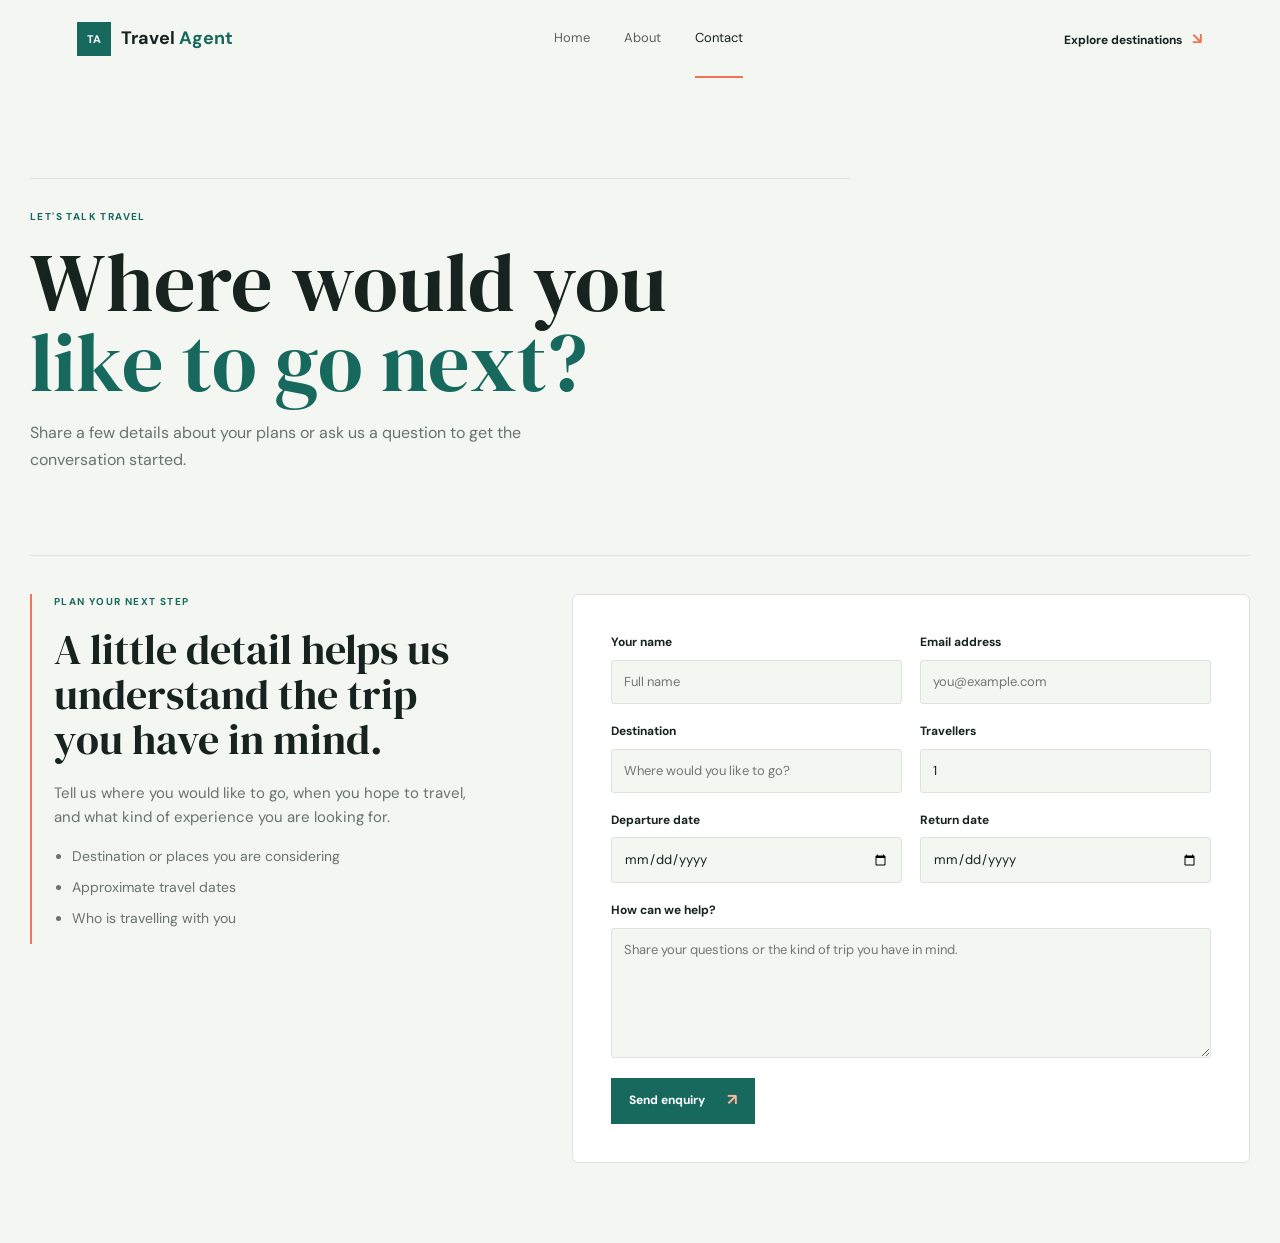
<file: uts1/contact.html>
<!DOCTYPE html>
<html lang="en">
<head>
	<meta charset="UTF-8">
	<meta name="viewport" content="width=device-width, initial-scale=1.0">
	<link rel="preconnect" href="https://fonts.googleapis.com">
	<link rel="preconnect" href="https://fonts.gstatic.com" crossorigin>
	<link href="https://fonts.googleapis.com/css2?family=DM+Sans:wght@400;500;600;700&family=DM+Serif+Display&display=swap" rel="stylesheet">
	<link rel="stylesheet" href="style.css">
	<script src="script.js" defer></script>
	<title>Contact | Travel Agent</title>
</head>
<body>
	<header class="site-header">
		<a class="brand" href="../index.html" aria-label="Travel Agent, home">
			<span class="brand-mark" aria-hidden="true">TA</span>
			<span>Travel <span class="brand-accent">Agent</span></span>
		</a>
		<nav class="main-nav" aria-label="Main navigation">
			<a href="../index.html">Home</a>
			<a href="about.html">About</a>
			<a class="active" href="contact.html" aria-current="page">Contact</a>
		</nav>
		<a class="header-link" href="../index.html#destinations">Explore destinations <span aria-hidden="true">↘</span></a>
	</header>
	<main>
		<section class="contact-intro">
			<p class="eyebrow">LET'S TALK TRAVEL</p>
			<h1>Where would you<br><em>like to go next?</em></h1>
			<p>Share a few details about your plans or ask us a question to get the conversation started.</p>
		</section>
		<section class="contact-layout">
			<aside class="contact-aside">
				<p class="eyebrow">PLAN YOUR NEXT STEP</p>
				<h2>A little detail helps us understand the trip you have in mind.</h2>
				<p>Tell us where you would like to go, when you hope to travel, and what kind of experience you are looking for.</p>
				<ul>
					<li>Destination or places you are considering</li>
					<li>Approximate travel dates</li>
					<li>Who is travelling with you</li>
				</ul>
			</aside>
			<form class="contact-form" id="contact-form">
				<div class="form-grid">
					<div class="form-row">
						<label for="name">Your name</label>
						<input id="name" name="name" type="text" autocomplete="name" placeholder="Full name" required minlength="2">
					</div>
					<div class="form-row">
						<label for="email">Email address</label>
						<input id="email" name="email" type="email" autocomplete="email" placeholder="you@example.com" required>
					</div>
					<div class="form-row">
						<label for="destination">Destination</label>
						<input id="destination" name="destination" type="text" placeholder="Where would you like to go?">
					</div>
					<div class="form-row">
						<label for="travelers">Travellers</label>
						<input id="travelers" name="travelers" type="number" min="1" value="1" inputmode="numeric">
					</div>
					<div class="form-row">
						<label for="departure">Departure date</label>
						<input id="departure" name="departure" type="date">
					</div>
					<div class="form-row">
						<label for="return">Return date</label>
						<input id="return" name="return" type="date">
					</div>
					<div class="form-row form-row-wide">
						<label for="message">How can we help?</label>
						<textarea id="message" name="message" rows="5" placeholder="Share your questions or the kind of trip you have in mind." required minlength="10"></textarea>
					</div>
				</div>
				<button class="button button-dark" type="submit">Send enquiry <span aria-hidden="true">↗</span></button>
				<p class="form-feedback" id="form-feedback" role="status" aria-live="polite"></p>
			</form>
		</section>
	</main>
</body>
</html>
</file>
<file: uts1/style.css>
:root {
    --ink: #17231f;
    --muted: #69736e;
    --paper: #f4f6f2;
    --white: #fff;
    --line: #dce2dc;
    --green: #17695e;
    --coral: #ef765b;
    --serif: "DM Serif Display", Georgia, serif;
    --sans: "DM Sans", "Segoe UI", sans-serif;
}

* {
    box-sizing: border-box;
}

html {
    scroll-behavior: smooth;
}

body {
    margin: 0;
    background: var(--paper);
    color: var(--ink);
    font-family: var(--sans);
    font-size: 15px;
    line-height: 1.65;
}

.site-header {
    min-height: 78px;
    padding: 0 clamp(22px, 6vw, 88px);
    display: flex;
    align-items: center;
    justify-content: space-between;
    gap: 30px;
    background: var(--paper);
    position: sticky;
    top: 0;
    z-index: 10;
}

.brand {
    display: inline-flex;
    align-items: center;
    gap: 10px;
    font-size: 18px;
    font-weight: 700;
}

.brand-mark {
    width: 34px;
    height: 34px;
    display: grid;
    place-items: center;
    background: var(--green);
    color: var(--white);
    font-size: 11px;
}

.brand-accent {
    color: var(--green);
}

.main-nav {
    height: 78px;
    display: flex;
    align-items: center;
    gap: 34px;
}

.main-nav a {
    height: 100%;
    display: inline-flex;
    align-items: center;
    border-bottom: 2px solid transparent;
    color: #59635e;
    font-size: 13px;
}

.main-nav a:hover,
.main-nav a.active {
    border-color: var(--coral);
    color: var(--ink);
}

.header-link {
    font-size: 12px;
    font-weight: 700;
}

.header-link span {
    margin-left: 7px;
    color: var(--coral);
    font-size: 16px;
}

a {
    color: inherit;
    text-decoration: none;
}

main {
    width: min(1220px, calc(100% - 48px));
    margin-inline: auto;
    padding: 52px 0 80px;
}

main > h1 {
    margin: 0 0 16px;
    font-family: var(--serif);
    font-size: clamp(42px, 6vw, 68px);
    font-weight: 400;
    line-height: 1.05;
}

main > p {
    max-width: 660px;
    color: var(--muted);
}

main > section {
    margin-top: 48px;
    padding-top: 28px;
    border-top: 1px solid var(--line);
}

main section h2 {
    margin-bottom: 10px;
    font-family: var(--serif);
    font-size: 32px;
    font-weight: 400;
    line-height: 1.15;
}

.destinations h2 {
    font-size: 24px;
}

.destinations ul {
    padding: 0;
    display: grid;
    grid-template-columns: repeat(auto-fit, minmax(150px, 1fr));
    gap: 12px;
    list-style: none;
}

.destinations li {
    padding: 12px 14px;
    border-left: 2px solid var(--coral);
    background: var(--white);
}

img {
    display: block;
    max-width: 100%;
    border-radius: 15px;
}

.image-destinations {
    display: grid;
    grid-template-columns: repeat(auto-fit, minmax(250px, 1fr));
    gap: 20px;
    margin-bottom: 30px;
}

.image-destinations figure {
    margin: 0;
    overflow: hidden;
    border: 1px solid var(--line);
    border-radius: 8px;
    background: var(--white);
}

.image-destinations img {
    width: 100%;
    aspect-ratio: 4 / 3;
    object-fit: cover;
}

.image-destinations figcaption {
    padding-top: 10px;
}

.image-destinations h3 {
    margin-bottom: 4px;
    font-size: 1.05rem;
    line-height: 1.35;
}

.image-destinations figcaption p {
    margin-bottom: 0;
    color: var(--muted);
}

.image-destinations figcaption {
    padding: 14px 16px 18px;
}

.page-intro {
    min-height: calc(100vh - 78px);
    display: flex;
    align-items: flex-start;
}

.page-intro h1 {
    margin: 35px 0 0;
    font-family: var(--serif);
    font-size: clamp(42px, 6vw, 68px);
    font-weight: 400;
    line-height: 1.05;
}

.about-intro,
.contact-intro {
    max-width: 820px;
    padding: 30px 0 54px;
}

.eyebrow {
    margin: 0 0 16px;
    color: var(--green);
    font-size: 10px;
    font-weight: 700;
    letter-spacing: 1.4px;
}

.about-intro h1,
.contact-intro h1 {
    margin: 0 0 18px;
    font-family: var(--serif);
    font-size: clamp(48px, 7vw, 82px);
    font-weight: 400;
    line-height: 0.98;
}

.about-intro h1 em,
.contact-intro h1 em {
    color: var(--green);
    font-style: normal;
}

.about-intro > p:last-child,
.contact-intro > p:last-child {
    max-width: 560px;
    margin-bottom: 0;
    color: var(--muted);
    font-size: 16px;
}

.about-story {
    display: grid;
    grid-template-columns: minmax(0, 0.95fr) minmax(0, 1fr);
    align-items: center;
    gap: clamp(36px, 7vw, 96px);
    padding: 55px 0 70px;
    border-block: 1px solid var(--line);
}

.story-image {
    min-height: 420px;
    overflow: hidden;
}

.story-image img {
    width: 100%;
    height: 100%;
    min-height: 420px;
    object-fit: cover;
    border-radius: 0;
}

.story-copy h2,
.contact-aside h2,
.values-section > h2 {
    margin: 0 0 18px;
    font-family: var(--serif);
    font-size: clamp(32px, 4vw, 48px);
    font-weight: 400;
    line-height: 1.08;
}

.story-copy > p:not(.eyebrow),
.contact-aside > p:not(.eyebrow) {
    color: var(--muted);
}

.text-link {
    display: inline-flex;
    align-items: center;
    gap: 10px;
    margin-top: 8px;
    font-size: 13px;
    font-weight: 700;
}

.text-link span {
    color: var(--coral);
}

.values-section {
    padding-top: 64px;
}

.values-section > h2 {
    max-width: 520px;
    margin-bottom: 35px;
}

.values-grid {
    display: grid;
    grid-template-columns: repeat(3, minmax(0, 1fr));
    gap: 30px;
}

.values-grid article {
    padding-top: 18px;
    border-top: 2px solid var(--coral);
}

.value-index {
    color: var(--green);
    font-size: 11px;
    font-weight: 700;
}

.values-grid h3 {
    margin: 13px 0 8px;
    font-family: var(--serif);
    font-size: 23px;
    font-weight: 400;
}

.values-grid p {
    margin: 0;
    color: var(--muted);
    font-size: 14px;
}

.contact-intro {
    padding-bottom: 34px;
}

.contact-layout {
    display: grid;
    grid-template-columns: minmax(0, 0.8fr) minmax(0, 1.2fr);
    align-items: start;
    gap: clamp(36px, 7vw, 100px);
    padding-top: 38px;
    border-top: 1px solid var(--line);
}

.contact-aside {
    padding-left: 22px;
    border-left: 2px solid var(--coral);
}

.contact-aside h2 {
    font-size: clamp(30px, 3.4vw, 42px);
}

.contact-aside ul {
    padding-left: 18px;
    color: var(--muted);
    font-size: 14px;
}

.contact-aside li + li {
    margin-top: 8px;
}

.contact-form {
    padding: clamp(20px, 4vw, 38px);
    border: 1px solid var(--line);
    border-radius: 6px;
    background: var(--white);
}

.form-grid {
    display: grid;
    grid-template-columns: repeat(2, minmax(0, 1fr));
    gap: 18px;
}

.form-row {
    min-width: 0;
    display: grid;
    align-content: start;
    gap: 7px;
}

.form-row-wide {
    grid-column: 1 / -1;
}

.form-row label {
    font-size: 12px;
    font-weight: 700;
}

.form-row input,
.form-row textarea {
    width: 100%;
    min-height: 44px;
    padding: 10px 12px;
    border: 1px solid var(--line);
    border-radius: 3px;
    background: var(--paper);
    color: var(--ink);
    font: inherit;
    font-size: 13px;
}

.form-row textarea {
    min-height: 130px;
    resize: vertical;
}

.form-row input:focus,
.form-row textarea:focus {
    border-color: var(--green);
    outline: 2px solid rgb(23 105 94 / 15%);
}

.button {
    min-height: 46px;
    margin-top: 20px;
    padding: 0 18px;
    display: inline-flex;
    align-items: center;
    justify-content: center;
    gap: 22px;
    border: 0;
    background: var(--green);
    color: var(--white);
    font: inherit;
    font-size: 12px;
    font-weight: 700;
    cursor: pointer;
}

.button span {
    color: #ffb39e;
    font-size: 16px;
}

.button:hover {
    background: var(--ink);
}

.form-feedback {
    margin: 14px 0 0;
    color: var(--green);
    font-size: 13px;
}

.form-feedback:empty {
    display: none;
}

@media (max-width: 800px) {
    .site-header {
        gap: 15px;
    }

    .main-nav {
        gap: 18px;
    }

    .header-link {
        display: none;
    }

    .about-story,
    .contact-layout {
        grid-template-columns: 1fr;
        gap: 32px;
    }

    .story-image,
    .story-image img {
        min-height: 340px;
        max-height: 480px;
    }
}

@media (max-width: 560px) {
    .site-header {
        min-height: 66px;
        padding-inline: 18px;
        flex-wrap: wrap;
        gap: 0 12px;
    }

    .brand {
        font-size: 16px;
    }

    .brand-mark {
        width: 30px;
        height: 30px;
    }

    .main-nav {
        order: 2;
        width: 100%;
        height: 43px;
        justify-content: space-between;
        gap: 12px;
    }

    .main-nav a {
        font-size: 11px;
    }

    main {
        width: calc(100% - 36px);
        padding-block: 40px 64px;
    }

    main > section {
        margin-top: 38px;
        padding-top: 22px;
    }

    main section h2 {
        font-size: 28px;
    }

    .image-destinations {
        grid-template-columns: 1fr;
    }

    .page-intro {
        min-height: calc(100vh - 109px);
    }

    .about-intro,
    .contact-intro {
        padding: 26px 0 36px;
    }

    .about-intro h1,
    .contact-intro h1 {
        font-size: 48px;
    }

    .about-story {
        padding-block: 34px 42px;
    }

    .story-image,
    .story-image img {
        min-height: 280px;
        max-height: 340px;
    }

    .values-section {
        padding-top: 44px;
    }

    .values-grid,
    .form-grid {
        grid-template-columns: 1fr;
    }

    .form-row-wide {
        grid-column: auto;
    }

    .contact-layout {
        padding-top: 28px;
    }
}
</file>
